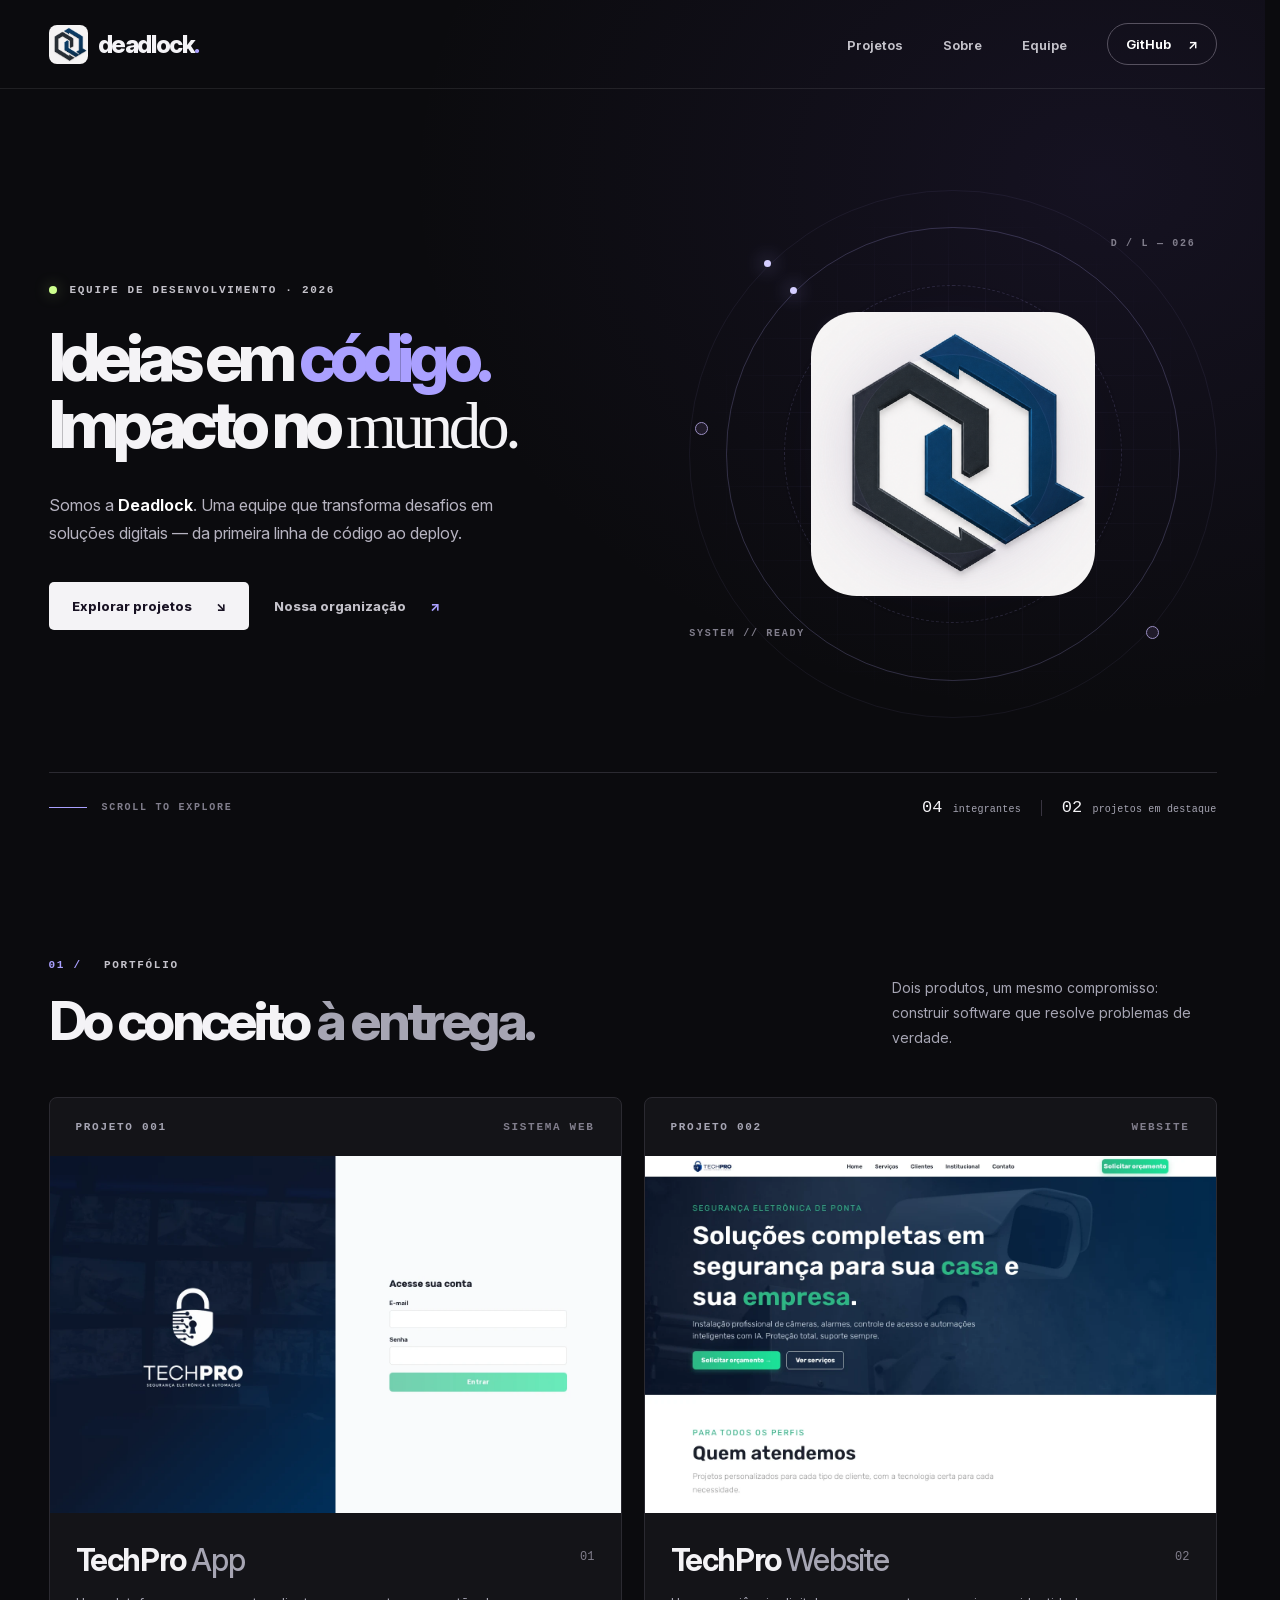
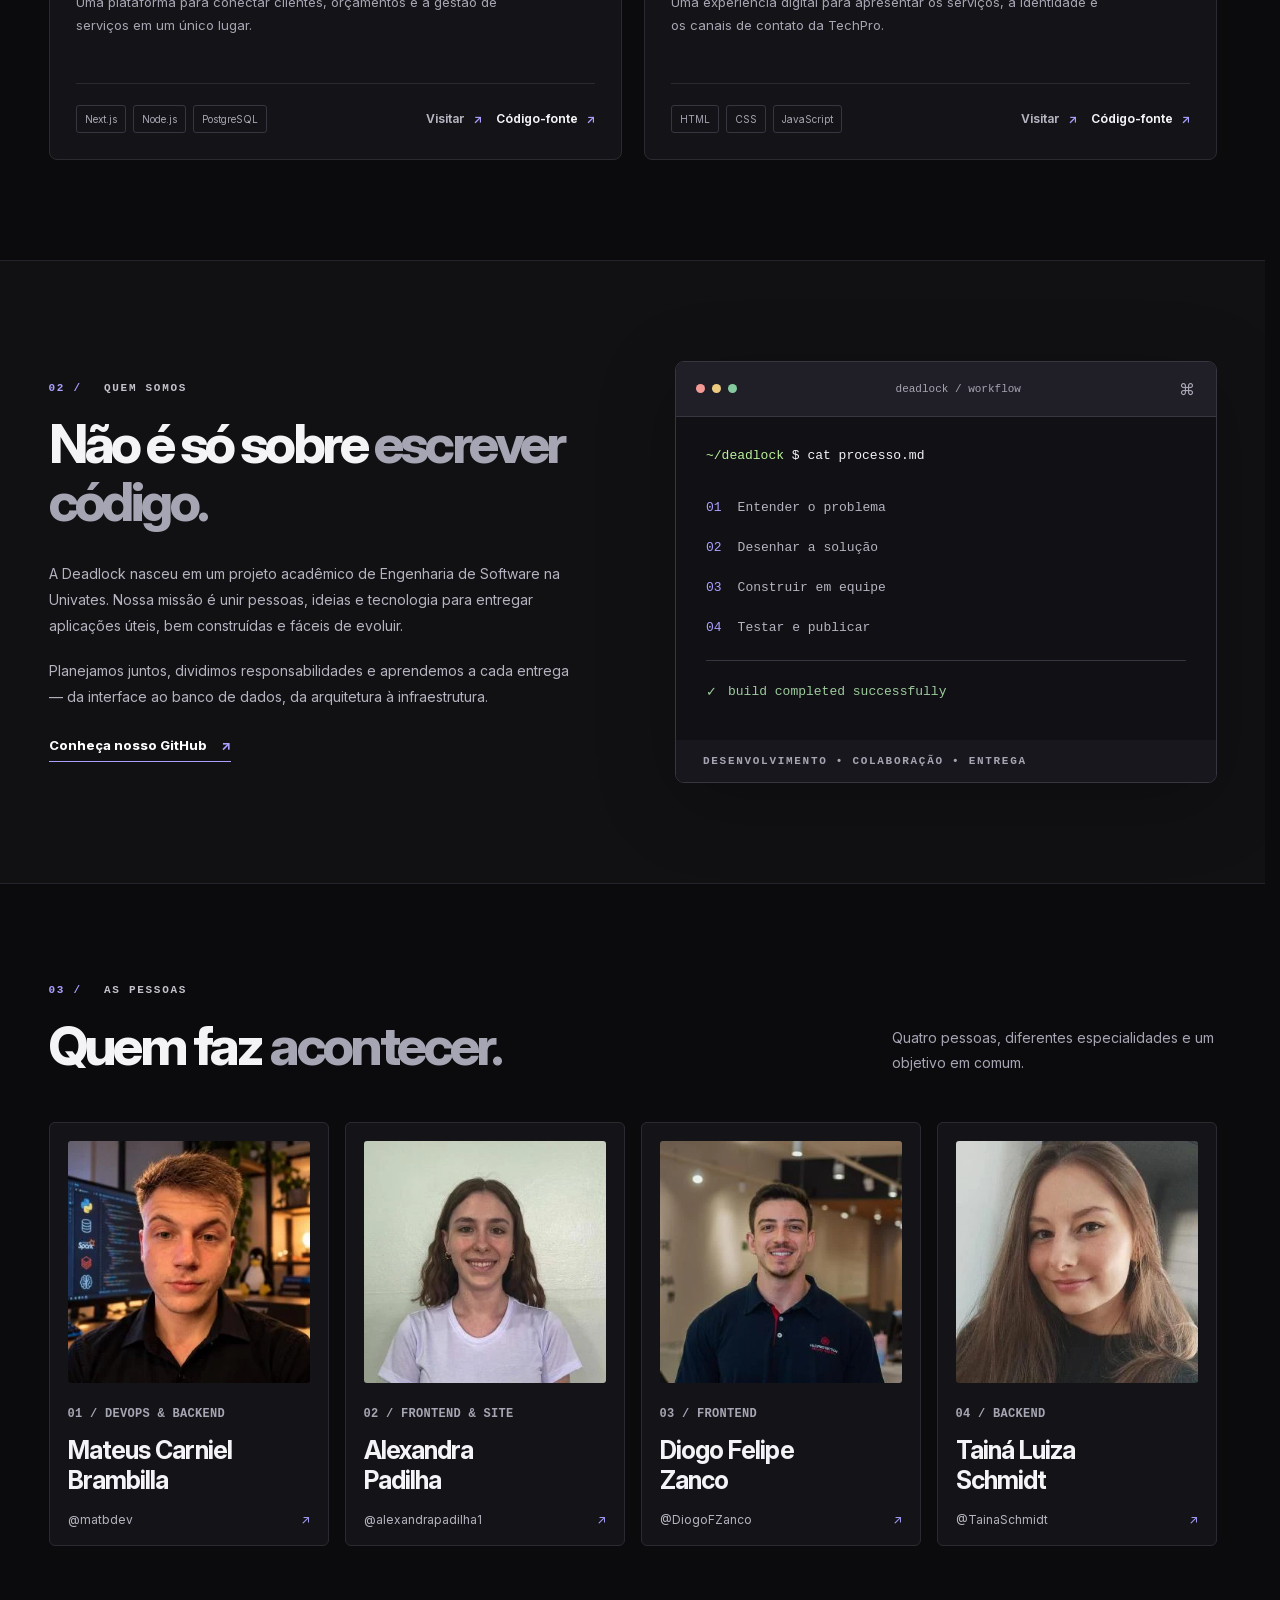
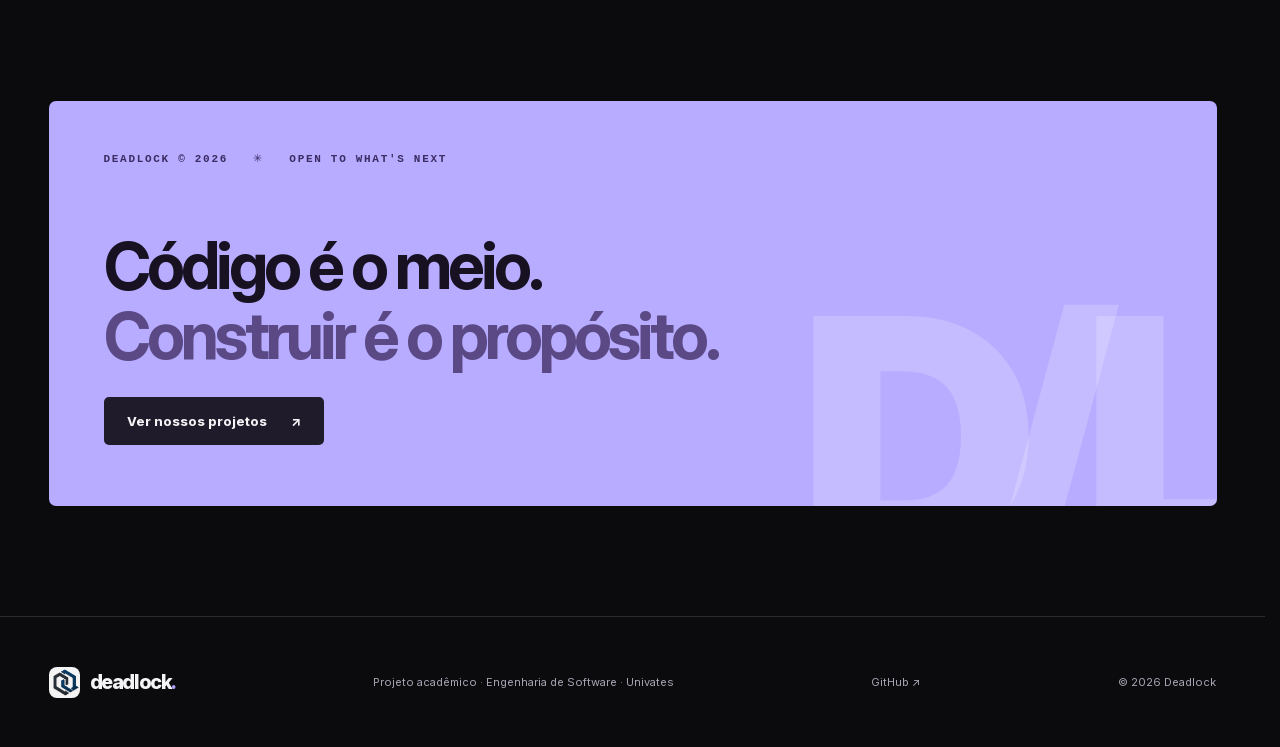
<file: index.html>
<!doctype html>
<html lang="pt-BR">
<head>
  <meta charset="UTF-8">
  <meta name="viewport" content="width=device-width, initial-scale=1">
  <meta name="theme-color" content="#0b0b0e">
  <meta name="description" content="Deadlock — equipe de desenvolvimento de software da Univates. Conheça nossos projetos, integrantes e soluções.">
  <meta property="og:type" content="website">
  <meta property="og:title" content="Deadlock — Build what comes next">
  <meta property="og:description" content="Pessoas, ideias e código. Conheça os projetos desenvolvidos pela equipe Deadlock.">
  <meta property="og:image" content="assets/og-cover.png">
  <meta property="og:image:alt" content="Deadlock — Ideias em código. Impacto no mundo.">
  <title>Deadlock — Build what comes next</title>
  <link rel="icon" href="assets/favicon.png" type="image/png" sizes="48x48">
  <link rel="preload" href="assets/deadlock-logo.png" as="image" type="image/png">
  <link rel="preload" href="assets/fonts/InterVariable.woff2" as="font" type="font/woff2" crossorigin>
  <link rel="stylesheet" href="css/variables.css">
  <link rel="stylesheet" href="css/global.css">
  <link rel="stylesheet" href="css/components/brand.css">
  <link rel="stylesheet" href="css/components/buttons.css">
  <link rel="stylesheet" href="css/components/header.css">
  <link rel="stylesheet" href="css/components/footer.css">
  <link rel="stylesheet" href="css/components/section-heading.css">
  <link rel="stylesheet" href="css/components/project-card.css">
  <link rel="stylesheet" href="css/components/member-card.css">
  <link rel="stylesheet" href="css/components/project-gallery.css">
  <link rel="stylesheet" href="css/pages/home.css">
  <script src="js/main.js" defer></script>
  <script src="js/gallery.js" defer></script>
</head>
<body>
  <a class="skip-link" href="#conteudo">Pular para o conteúdo</a>
  <div class="page-glow" aria-hidden="true"></div>

  <header class="site-header" id="topo">
    <div class="container site-header__inner">
      <a class="brand" href="#topo" aria-label="Deadlock, voltar ao início">
        <img class="brand__logo" src="assets/deadlock-logo.png" alt="" width="39" height="39">
        <span class="brand__name">deadlock<span class="brand__dot">.</span></span>
      </a>

      <button
        class="site-header__toggle"
        type="button"
        aria-controls="main-nav"
        aria-expanded="false"
        aria-label="Abrir menu"
      >
        <span class="site-header__toggle-bar"></span>
        <span class="site-header__toggle-bar"></span>
      </button>

      <nav class="site-header__nav" id="main-nav" aria-label="Navegação principal">
        <ul class="site-header__list">
          <li class="site-header__item">
            <a class="site-header__link" href="#projetos">Projetos</a>
          </li>
          <li class="site-header__item">
            <a class="site-header__link" href="#sobre">Sobre</a>
          </li>
          <li class="site-header__item">
            <a class="site-header__link" href="#equipe">Equipe</a>
          </li>
          <li class="site-header__item">
            <a
              class="site-header__cta"
              href="https://github.com/univates-deadlock"
              target="_blank"
              rel="noopener noreferrer"
            >
              GitHub <span class="site-header__cta-icon" aria-hidden="true">↗</span>
            </a>
          </li>
        </ul>
      </nav>
    </div>
  </header>

  <main id="conteudo">
    <section class="hero container" aria-labelledby="hero-title">
      <div class="hero__copy">
        <p class="hero__eyebrow reveal">
          <span class="hero__pulse" aria-hidden="true"></span>
          EQUIPE DE DESENVOLVIMENTO · 2026
        </p>
        <h1 id="hero-title" class="hero__title reveal">
          Ideias em <span class="hero__title-accent">código.</span><br>
          Impacto no <em class="hero__title-serif">mundo.</em>
        </h1>
        <p class="hero__description reveal">
          Somos a <strong class="hero__highlight">Deadlock</strong>. Uma equipe que transforma desafios em soluções digitais — da primeira linha de código ao deploy.
        </p>
        <div class="hero__actions reveal">
          <a class="button button--primary" href="#projetos">
            Explorar projetos <span class="button__icon" aria-hidden="true">↘</span>
          </a>
          <a
            class="button button--text"
            href="https://github.com/univates-deadlock"
            target="_blank"
            rel="noopener noreferrer"
          >
            Nossa organização <span class="button__icon" aria-hidden="true">↗</span>
          </a>
        </div>
      </div>

      <div class="hero__art reveal" aria-hidden="true">
        <div class="hero__grid"></div>
        <div class="hero__halo"></div>
        <div class="hero__halo hero__halo--inner"></div>
        <div class="hero__halo hero__halo--outer"></div>
        <span class="hero__node hero__node--left"></span>
        <span class="hero__node hero__node--right"></span>
        <div class="hero__core">
          <img class="hero__core-logo" src="assets/deadlock-logo.png" alt="" width="460" height="460">
        </div>
        <span class="hero__coordinate hero__coordinate--top">D / L — 026</span>
        <span class="hero__coordinate hero__coordinate--bottom">SYSTEM // READY</span>
        <div class="hero__accent"></div>
      </div>

      <div class="hero__bottom reveal">
        <div class="hero__scroll">
          <span class="hero__scroll-line" aria-hidden="true"></span>
          SCROLL TO EXPLORE
        </div>
        <div class="hero__meta">
          <span class="hero__stat">04 <small class="hero__stat-label">integrantes</small></span>
          <span class="hero__meta-divider" aria-hidden="true"></span>
          <span class="hero__stat">02 <small class="hero__stat-label">projetos em destaque</small></span>
        </div>
      </div>
    </section>

    <section class="projects section container" id="projetos" aria-labelledby="projects-title">
      <div class="section-heading reveal">
        <div class="section-heading__intro">
          <p class="section-kicker">
            <span class="section-kicker__index">01 /</span> PORTFÓLIO
          </p>
          <h2 id="projects-title" class="section-heading__title">
            Do conceito <span class="section-heading__accent">à entrega.</span>
          </h2>
        </div>
        <p class="section-heading__description">
          Dois produtos, um mesmo compromisso: construir software que resolve problemas de verdade.
        </p>
      </div>

      <div class="projects__grid">
        <article class="project-card reveal">
          <div class="project-card__header">
            <span>PROJETO 001</span>
            <span class="project-card__category">SISTEMA WEB</span>
          </div>
          <a
            class="project-card__preview"
            href="assets/projects/techpro-app.webp"
            target="_blank"
            rel="noopener noreferrer"
            aria-label="Ampliar captura da tela de login do TechPro App"
          >
            <img
              class="project-card__image"
              src="assets/projects/techpro-app.webp"
              alt="Tela real de login do TechPro App, com identidade visual da TechPro e formulário de acesso por e-mail e senha."
              width="1440"
              height="900"
              loading="lazy"
              decoding="async"
            >
            <span class="project-card__prompt" aria-hidden="true">
              <svg class="project-card__prompt-icon" viewBox="0 0 24 24" fill="none" stroke="currentColor" stroke-width="1.6">
                <path d="M8 3H3v5m13-5h5v5M3 16v5h5m13-5v5h-5"/>
              </svg>
              Ampliar prévia
            </span>
          </a>
          <div class="project-card__body">
            <div class="project-card__heading">
              <div>
                <h3 class="project-card__title">
                  TechPro <span class="project-card__title-accent">App</span>
                </h3>
                <p class="project-card__description">
                  Uma plataforma para conectar clientes, orçamentos e a gestão de serviços em um único lugar.
                </p>
              </div>
              <span class="project-card__number">01</span>
            </div>
            <div class="project-card__footer">
              <ul class="project-card__tags" aria-label="Tecnologias utilizadas">
                <li class="project-card__tag">Next.js</li>
                <li class="project-card__tag">Node.js</li>
                <li class="project-card__tag">PostgreSQL</li>
              </ul>
              <div class="project-card__links">
                <a
                  class="project-card__link project-card__link--secondary"
                  href="https://app.matbdev.com"
                  target="_blank"
                  rel="noopener noreferrer"
                  aria-label="Abrir TechPro App"
                >
                  Visitar <span class="project-card__link-icon" aria-hidden="true">↗</span>
                </a>
                <a
                  class="project-card__link"
                  href="https://github.com/univates-deadlock/techpro-app"
                  target="_blank"
                  rel="noopener noreferrer"
                  aria-label="Ver repositório TechPro App no GitHub"
                >
                  Código-fonte <span class="project-card__link-icon" aria-hidden="true">↗</span>
                </a>
              </div>
            </div>
          </div>
        </article>

        <article class="project-card reveal">
          <div class="project-card__header">
            <span>PROJETO 002</span>
            <span class="project-card__category">WEBSITE</span>
          </div>
          <a
            class="project-card__preview"
            href="assets/projects/techpro-website.webp"
            target="_blank"
            rel="noopener noreferrer"
            aria-label="Ampliar captura do site institucional TechPro"
          >
            <img
              class="project-card__image"
              src="assets/projects/techpro-website.webp"
              alt="Página inicial real do site TechPro, com serviços de segurança eletrônica e botão para solicitar orçamento."
              width="1440"
              height="900"
              loading="lazy"
              decoding="async"
            >
            <span class="project-card__prompt" aria-hidden="true">
              <svg class="project-card__prompt-icon" viewBox="0 0 24 24" fill="none" stroke="currentColor" stroke-width="1.6">
                <path d="M8 3H3v5m13-5h5v5M3 16v5h5m13-5v5h-5"/>
              </svg>
              Ampliar prévia
            </span>
          </a>
          <div class="project-card__body">
            <div class="project-card__heading">
              <div>
                <h3 class="project-card__title">
                  TechPro <span class="project-card__title-accent">Website</span>
                </h3>
                <p class="project-card__description">
                  Uma experiência digital para apresentar os serviços, a identidade e os canais de contato da TechPro.
                </p>
              </div>
              <span class="project-card__number">02</span>
            </div>
            <div class="project-card__footer">
              <ul class="project-card__tags" aria-label="Tecnologias utilizadas">
                <li class="project-card__tag">HTML</li>
                <li class="project-card__tag">CSS</li>
                <li class="project-card__tag">JavaScript</li>
              </ul>
              <div class="project-card__links">
                <a
                  class="project-card__link project-card__link--secondary"
                  href="https://techpro.matbdev.com"
                  target="_blank"
                  rel="noopener noreferrer"
                  aria-label="Abrir site TechPro"
                >
                  Visitar <span class="project-card__link-icon" aria-hidden="true">↗</span>
                </a>
                <a
                  class="project-card__link"
                  href="https://github.com/univates-deadlock/techpro-institutional-page"
                  target="_blank"
                  rel="noopener noreferrer"
                  aria-label="Ver repositório TechPro Website no GitHub"
                >
                  Código-fonte <span class="project-card__link-icon" aria-hidden="true">↗</span>
                </a>
              </div>
            </div>
          </div>
        </article>
      </div>
    </section>

    <section class="about section" id="sobre" aria-labelledby="about-title">
      <div class="container about__grid">
        <div class="about__copy reveal">
          <p class="section-kicker">
            <span class="section-kicker__index">02 /</span> QUEM SOMOS
          </p>
          <h2 id="about-title" class="about__title">
            Não é só sobre <span class="about__title-accent">escrever código.</span>
          </h2>
          <p class="about__text">
            A Deadlock nasceu em um projeto acadêmico de Engenharia de Software na Univates. Nossa missão é unir pessoas, ideias e tecnologia para entregar aplicações úteis, bem construídas e fáceis de evoluir.
          </p>
          <p class="about__text">
            Planejamos juntos, dividimos responsabilidades e aprendemos a cada entrega — da interface ao banco de dados, da arquitetura à infraestrutura.
          </p>
          <a
            class="text-link about__link"
            href="https://github.com/univates-deadlock"
            target="_blank"
            rel="noopener noreferrer"
          >
            Conheça nosso GitHub<span class="text-link__icon" aria-hidden="true">↗</span>
          </a>
        </div>

        <aside class="terminal reveal" aria-label="Nossas etapas de trabalho">
          <div class="terminal__header">
            <span class="terminal__dots" aria-hidden="true">
              <span class="terminal__dot terminal__dot--red"></span>
              <span class="terminal__dot terminal__dot--amber"></span>
              <span class="terminal__dot terminal__dot--green"></span>
            </span>
            <small class="terminal__title">deadlock / workflow</small>
            <span class="terminal__shortcut" aria-hidden="true">⌘</span>
          </div>
          <div class="terminal__body">
            <p class="terminal__prompt">
              <span class="terminal__cwd">~/deadlock</span> $ cat processo.md
            </p>
            <ol class="terminal__steps">
              <li class="terminal__step">
                <span class="terminal__step-index">01</span>
                <span>Entender o problema</span>
              </li>
              <li class="terminal__step">
                <span class="terminal__step-index">02</span>
                <span>Desenhar a solução</span>
              </li>
              <li class="terminal__step">
                <span class="terminal__step-index">03</span>
                <span>Construir em equipe</span>
              </li>
              <li class="terminal__step">
                <span class="terminal__step-index">04</span>
                <span>Testar e publicar</span>
              </li>
            </ol>
            <div class="terminal__result">
              <span class="terminal__check" aria-hidden="true">✓</span>
              <span>build completed successfully</span>
            </div>
          </div>
          <div class="terminal__footer">DESENVOLVIMENTO • COLABORAÇÃO • ENTREGA</div>
        </aside>
      </div>
    </section>

    <section class="team section container" id="equipe" aria-labelledby="team-title">
      <div class="section-heading reveal">
        <div class="section-heading__intro">
          <p class="section-kicker">
            <span class="section-kicker__index">03 /</span> AS PESSOAS
          </p>
          <h2 id="team-title" class="section-heading__title">
            Quem faz <span class="section-heading__accent">acontecer.</span>
          </h2>
        </div>
        <p class="section-heading__description">
          Quatro pessoas, diferentes especialidades e um objetivo em comum.
        </p>
      </div>

      <div class="team__grid">
        <a
          class="member-card reveal"
          href="https://github.com/matbdev"
          target="_blank"
          rel="noopener noreferrer"
        >
          <div class="member-card__avatar">
            <img
              class="member-card__photo"
              src="assets/team/matbdev.webp"
              alt=""
              width="320"
              height="320"
              loading="lazy"
              decoding="async"
            >
          </div>
          <span class="member-card__role">01 / DEVOPS &amp; BACKEND</span>
          <h3 class="member-card__name">Mateus Carniel<br>Brambilla</h3>
          <span class="member-card__handle">
            @matbdev <span class="member-card__handle-icon" aria-hidden="true">↗</span>
          </span>
        </a>

        <a
          class="member-card reveal"
          href="https://github.com/alexandrapadilha1"
          target="_blank"
          rel="noopener noreferrer"
        >
          <div class="member-card__avatar">
            <img
              class="member-card__photo"
              src="assets/team/alexandrapadilha1.webp"
              alt=""
              width="320"
              height="320"
              loading="lazy"
              decoding="async"
            >
          </div>
          <span class="member-card__role">02 / FRONTEND &amp; SITE</span>
          <h3 class="member-card__name">Alexandra<br>Padilha</h3>
          <span class="member-card__handle">
            @alexandrapadilha1 <span class="member-card__handle-icon" aria-hidden="true">↗</span>
          </span>
        </a>

        <a
          class="member-card reveal"
          href="https://github.com/DiogoFZanco"
          target="_blank"
          rel="noopener noreferrer"
        >
          <div class="member-card__avatar">
            <img
              class="member-card__photo"
              src="assets/team/DiogoFZanco.webp"
              alt=""
              width="320"
              height="320"
              loading="lazy"
              decoding="async"
            >
          </div>
          <span class="member-card__role">03 / FRONTEND</span>
          <h3 class="member-card__name">Diogo Felipe<br>Zanco</h3>
          <span class="member-card__handle">
            @DiogoFZanco <span class="member-card__handle-icon" aria-hidden="true">↗</span>
          </span>
        </a>

        <a
          class="member-card reveal"
          href="https://github.com/TainaSchmidt"
          target="_blank"
          rel="noopener noreferrer"
        >
          <div class="member-card__avatar">
            <img
              class="member-card__photo"
              src="assets/team/TainaSchmidt.webp"
              alt=""
              width="320"
              height="320"
              loading="lazy"
              decoding="async"
            >
          </div>
          <span class="member-card__role">04 / BACKEND</span>
          <h3 class="member-card__name">Tainá Luiza<br>Schmidt</h3>
          <span class="member-card__handle">
            @TainaSchmidt <span class="member-card__handle-icon" aria-hidden="true">↗</span>
          </span>
        </a>
      </div>
    </section>

    <section class="closing container reveal" aria-labelledby="closing-title">
      <div class="closing__card">
        <span class="closing__meta">
          DEADLOCK © <span data-year>2026</span>
          <span class="closing__asterisk" aria-hidden="true">✳</span>
          OPEN TO WHAT'S NEXT
        </span>
        <h2 id="closing-title" class="closing__title">
          Código é o meio.<br>
          <em class="closing__title-accent">Construir é o propósito.</em>
        </h2>
        <a
          class="button button--light closing__action"
          href="https://github.com/univates-deadlock"
          target="_blank"
          rel="noopener noreferrer"
        >
          Ver nossos projetos <span class="button__icon" aria-hidden="true">↗</span>
        </a>
        <span class="closing__watermark" aria-hidden="true">D/L</span>
      </div>
    </section>
  </main>

  <footer class="site-footer">
    <div class="container site-footer__inner">
      <a class="brand brand--compact" href="#topo">
        <img class="brand__logo" src="assets/deadlock-logo.png" alt="" width="31" height="31">
        <span class="brand__name">deadlock<span class="brand__dot">.</span></span>
      </a>
      <p class="site-footer__description">Projeto acadêmico · Engenharia de Software · Univates</p>
      <a
        class="site-footer__link"
        href="https://github.com/univates-deadlock"
        target="_blank"
        rel="noopener noreferrer"
      >
        GitHub <span aria-hidden="true">↗</span>
      </a>
      <small class="site-footer__copyright">© <span data-year>2026</span> Deadlock</small>
    </div>
  </footer>

  <dialog class="project-gallery" id="project-gallery" aria-labelledby="gallery-title">
    <header class="project-gallery__header">
      <h2 id="gallery-title" class="project-gallery__title">TechPro App</h2>
      <button
        class="project-gallery__control project-gallery__control--close"
        type="button"
        aria-label="Fechar prévia"
        autofocus
      >
        <svg class="project-gallery__control-icon" viewBox="0 0 24 24" fill="none" stroke="currentColor" stroke-width="1.6" aria-hidden="true">
          <path d="m6 6 12 12M18 6 6 18"/>
        </svg>
      </button>
    </header>
    <img
      class="project-gallery__image"
      src="assets/projects/techpro-app.webp"
      alt="Tela de login do TechPro App"
      width="1440"
      height="900"
      loading="lazy"
      decoding="async"
    >
    <footer class="project-gallery__footer">
      <button
        class="project-gallery__control project-gallery__control--prev"
        type="button"
        aria-label="Ver projeto anterior"
      >
        <svg class="project-gallery__control-icon" viewBox="0 0 24 24" fill="none" stroke="currentColor" stroke-width="1.6" aria-hidden="true">
          <path d="m14 6-6 6 6 6"/>
        </svg>
        <span>Anterior</span>
      </button>
      <span id="gallery-count" class="project-gallery__count" aria-live="polite" aria-atomic="true">1 de 2</span>
      <button
        class="project-gallery__control project-gallery__control--next"
        type="button"
        aria-label="Ver próximo projeto"
      >
        <span>Próximo</span>
        <svg class="project-gallery__control-icon" viewBox="0 0 24 24" fill="none" stroke="currentColor" stroke-width="1.6" aria-hidden="true">
          <path d="m10 6 6 6-6 6"/>
        </svg>
      </button>
    </footer>
  </dialog>
</body>
</html>
</file>
<file: css/variables.css>
:root {
  color-scheme: dark;
  scrollbar-gutter: stable;

  /* ==========================================================================
     Color Palette & Semantic Surfaces
     ========================================================================== */
  --color-bg: #0b0b0e;
  --color-bg-elevated: #111114;
  --color-bg-terminal: #101015;
  --color-surface: #141418;
  --color-surface-raised: #19171e;
  --color-surface-control: #201e26;
  --color-surface-hover: #1a1723;
  --color-surface-drawer: #17161b;
  --color-surface-preview: #0e1930;
  --color-surface-dark-cta: #201b2a;

  /* ==========================================================================
     Text Colors
     ========================================================================== */
  --color-text: #f4f3f6;
  --color-text-strong: #ffffff;
  --color-text-secondary: #c4c2ca;
  --color-text-body: #b6b3c0;
  --color-text-muted: #a6a5b3;
  --color-text-subtle: #817e8c;
  --color-text-inverse: #171122;
  --color-text-closing-muted: #5b4985;
  --color-text-closing-meta: #3b2c64;

  /* ==========================================================================
     Borders & Accents
     ========================================================================== */
  --color-border: #2b2a31;
  --color-border-subtle: #24232a;
  --color-border-strong: #383440;
  --color-border-control: #56515f;
  --color-border-hover: #9a8ec2;
  --color-border-header: rgba(255, 255, 255, 0.085);

  --color-accent: #aaa0ff;
  --color-accent-soft: #b7acff;
  --color-accent-strong: #6650df;
  --color-accent-hover: #d4ceff;
  --color-highlight: #cdff8e;

  --color-terminal-success: #9ecb9d;
  --color-terminal-prompt: #bbf19b;
  --color-dot-red: #f39a95;
  --color-dot-amber: #ecca7f;
  --color-dot-green: #85c99f;
  --color-backdrop: rgb(4 4 8 / 88%);

  /* ==========================================================================
     Typography
     ========================================================================== */
  --font-family-sans: "Inter", "Segoe UI", Arial, sans-serif;
  --font-family-serif: Georgia, serif;
  --font-family-mono:
    ui-monospace, SFMono-Regular, Consolas, "Liberation Mono", monospace;

  --font-size-2xs: 0.625rem; /* 10px */
  --font-size-xs: 0.6875rem; /* 11px */
  --font-size-sm: 0.75rem; /* 12px */
  --font-size-base: 0.8125rem; /* 13px */
  --font-size-md: 0.875rem; /* 14px */
  --font-size-lg: 1rem; /* 16px */
  --font-size-xl: 1.375rem; /* 22px */
  --font-size-2xl: 1.5625rem; /* 25px */
  --font-size-3xl: 1.9375rem; /* 31px */

  --font-weight-regular: 400;
  --font-weight-medium: 500;
  --font-weight-semibold: 650;
  --font-weight-bold: 750;
  --font-weight-extrabold: 800;
  --font-weight-black: 900;

  --line-height-none: 1;
  --line-height-tight: 1.08;
  --line-height-snug: 1.2;
  --line-height-normal: 1.5;
  --line-height-relaxed: 1.75;

  --letter-spacing-mono: 1.7px;

  /* ==========================================================================
     Layout & Spacing
     ========================================================================== */
  --container-max-width: 1232px;
  --container-padding: 32px;
  --container-padding-mobile: 20px;
  --header-height: 88px;
  --header-height-mobile: 74px;
  --section-padding-y: 100px;
  --section-padding-y-mobile: 75px;

  --spacing-2xs: 0.25rem;
  --spacing-xs: 0.5rem;
  --spacing-sm: 0.75rem;
  --spacing-md: 1rem;
  --spacing-lg: 1.5rem;
  --spacing-xl: 2rem;
  --spacing-2xl: 3rem;

  /* ==========================================================================
     Border Radius, Shadows, Motion & Z-Index
     ========================================================================== */
  --radius-xs: 3px;
  --radius-sm: 5px;
  --radius-md: 8px;
  --radius-lg: 12px;
  --radius-full: 9999px;

  --shadow-terminal: 0 18px 80px rgba(0, 0, 0, 0.24);
  --shadow-pulse: 0 0 15px rgba(205, 255, 142, 0.4);

  --ease-out: cubic-bezier(0.16, 1, 0.3, 1);
  --transition-fast: 0.2s ease;
  --transition-normal: 0.25s var(--ease-out);
  --transition-slow: 0.5s var(--ease-out);

  --z-base: 1;
  --z-elevated: 2;
  --z-header: 20;
  --z-skip-link: 99;
}
</file>
<file: css/global.css>
/* ==========================================================================
   Local Variable Font
   ========================================================================== */
@font-face {
  font-family: "Inter";
  src: url("../assets/fonts/InterVariable.woff2") format("woff2");
  font-style: normal;
  font-weight: 100 900;
  font-display: swap;
}

/* ==========================================================================
   Reset & Document Defaults
   ========================================================================== */
*,
*::before,
*::after {
  box-sizing: border-box;
}

html {
  font-family: var(--font-family-sans);
  font-synthesis: none;
  scroll-behavior: smooth;
  scroll-padding-top: 95px;
}

html.is-scroll-locked {
  overflow: hidden;
}

body {
  margin: 0;
  min-width: 320px;
  background-color: var(--color-bg);
  color: var(--color-text);
  -webkit-font-smoothing: antialiased;
  -moz-osx-font-smoothing: grayscale;
}

body::selection {
  background-color: var(--color-accent-strong);
  color: var(--color-text-strong);
}

a {
  color: inherit;
  text-decoration: none;
}

button {
  font: inherit;
}

img {
  display: block;
  max-width: 100%;
}

h1,
h2,
h3,
p {
  margin: 0;
}

button,
a {
  -webkit-tap-highlight-color: transparent;
}

a:focus-visible,
button:focus-visible {
  outline: 2px solid var(--color-highlight);
  outline-offset: 5px;
}

/* ==========================================================================
   Global Layout & Accessibility Utilities
   ========================================================================== */
.container {
  max-width: var(--container-max-width);
  margin-inline: auto;
  padding-inline: var(--container-padding);
}

.skip-link {
  position: fixed;
  top: -100px;
  left: var(--spacing-md);
  z-index: var(--z-skip-link);
  padding: var(--spacing-sm) var(--spacing-md);
  border-radius: var(--radius-sm);
  background-color: var(--color-text-strong);
  color: var(--color-text-inverse);
  font-size: var(--font-size-base);
  font-weight: var(--font-weight-semibold);
}

.skip-link:is(:focus, :focus-visible) {
  top: var(--spacing-md);
}

/* ==========================================================================
   Progressive Scroll Reveal
   ========================================================================== */
.reveal {
  opacity: 1;
  transform: none;
}

.is-motion-ready .reveal {
  opacity: 0;
  transform: translateY(20px);
  transition:
    opacity 0.65s ease,
    transform 0.65s ease;
}

.is-motion-ready .reveal.is-visible {
  opacity: 1;
  transform: translateY(0);
}

/* ==========================================================================
   Responsive & Reduced Motion
   ========================================================================== */
@media (max-width: 760px) {
  .container {
    padding-inline: var(--container-padding-mobile);
  }
}

@media (prefers-reduced-motion: reduce) {
  html {
    scroll-behavior: auto;
  }

  *,
  *::before,
  *::after {
    animation-duration: 0.01ms !important;
    animation-iteration-count: 1 !important;
    transition-duration: 0.01ms !important;
  }

  .is-motion-ready .reveal {
    opacity: 1;
    transform: none;
  }
}
</file>
<file: css/components/brand.css>
/* ==========================================================================
   Brand Component
   ========================================================================== */
.brand {
  display: inline-flex;
  align-items: center;
  gap: 10px;
  white-space: nowrap;
}

.brand__logo {
  border-radius: var(--radius-md);
  transition: rotate 0.3s var(--ease-out);
}

.brand__name {
  font-size: 24px;
  font-weight: var(--font-weight-extrabold);
  letter-spacing: -1.4px;
}

.brand--compact .brand__name {
  font-size: 20px;
}

.brand__dot {
  color: var(--color-accent);
}

@media (hover: hover) and (pointer: fine) and (prefers-reduced-motion: no-preference) {
  .brand:is(:hover, :focus-visible) .brand__logo {
    rotate: -7deg;
  }
}

@media (max-width: 760px) {
  .brand:not(.brand--compact) .brand__name {
    font-size: 22px;
  }
}
</file>
<file: css/components/buttons.css>
/* ==========================================================================
   Button & Text Link Components
   ========================================================================== */
.button {
  display: inline-flex;
  align-items: center;
  justify-content: space-between;
  gap: var(--spacing-lg);
  padding: 16px 23px;
  border-radius: var(--radius-sm);
  font-size: var(--font-size-base);
  font-weight: var(--font-weight-bold);
  white-space: nowrap;
  transition:
    background-color 0.2s,
    color 0.2s,
    translate var(--transition-normal);
}

.button__icon {
  display: inline-block;
  transition:
    translate var(--transition-normal),
    color 0.2s;
}

.button--primary {
  background-color: var(--color-text);
  color: var(--color-text-inverse);
}

.button--primary:is(:hover, :focus-visible) {
  background-color: var(--color-accent);
  color: var(--color-text-inverse);
}

.button--light {
  background-color: var(--color-surface-dark-cta);
  color: var(--color-text);
}

.button--light:is(:hover, :focus-visible) {
  background-color: var(--color-text);
  color: var(--color-text-inverse);
}

.button--accent {
  background-color: var(--color-accent-soft);
  color: var(--color-text-inverse);
}

.button--accent:is(:hover, :focus-visible) {
  background-color: var(--color-accent-hover);
  color: var(--color-text-inverse);
}

.button--text {
  position: relative;
  padding: 12px 0;
  color: var(--color-text-secondary);
}

.button--text:is(:hover, :focus-visible) {
  color: var(--color-text-strong);
}

.button--text .button__icon {
  color: var(--color-accent);
}

.button--text::after {
  content: "";
  position: absolute;
  left: 0;
  right: 0;
  bottom: -8px;
  height: 2px;
  background-color: var(--color-accent);
  scale: 0 1;
  transform-origin: left;
  transition: scale var(--transition-normal);
}

.button--text:is(:hover, :focus-visible)::after {
  scale: 1 1;
}

.text-link {
  position: relative;
  display: inline-block;
  padding-bottom: var(--spacing-xs);
  border-bottom: 1px solid var(--color-accent);
  color: var(--color-text-strong);
  font-size: var(--font-size-base);
  font-weight: var(--font-weight-bold);
  transition:
    color 0.2s,
    border-color 0.2s;
}

.text-link:is(:hover, :focus-visible) {
  color: var(--color-accent);
  border-color: currentColor;
}

.text-link__icon {
  display: inline-block;
  padding-left: 14px;
  color: var(--color-accent);
  transition:
    translate var(--transition-normal),
    color 0.2s;
}

@media (hover: hover) and (pointer: fine) and (prefers-reduced-motion: no-preference) {
  .button:is(:hover, :focus-visible) {
    translate: 0 -3px;
  }

  .button:is(:hover, :focus-visible) .button__icon,
  .text-link:is(:hover, :focus-visible) .text-link__icon {
    translate: 3px -3px;
  }

  .button:active {
    translate: 0 1px;
  }
}

@media (max-width: 460px) {
  .button {
    padding: 14px 16px;
    font-size: var(--font-size-sm);
  }

  .button--text {
    padding-inline: 0;
  }
}

@media (prefers-reduced-motion: reduce) {
  .button:hover {
    transform: none;
    translate: none;
  }
}
</file>
<file: css/components/header.css>
/* ==========================================================================
   Site Header Component
   ========================================================================== */
.site-header {
  position: relative;
  z-index: var(--z-header);
  border-bottom: 1px solid var(--color-border-header);
}

.site-header__inner {
  height: var(--header-height);
  display: flex;
  align-items: center;
  justify-content: space-between;
}

.site-header__toggle {
  display: none;
}

.site-header__nav {
  display: flex;
  align-items: center;
}

.site-header__list {
  display: flex;
  align-items: center;
  gap: 40px;
  margin: 0;
  padding: 0;
  list-style: none;
}

.site-header__link {
  position: relative;
  font-size: var(--font-size-base);
  font-weight: var(--font-weight-semibold);
  color: var(--color-text-secondary);
  transition: color 0.2s;
}

.site-header__link:is(:hover, :focus-visible) {
  color: var(--color-text-strong);
}

.site-header__link::after {
  content: "";
  position: absolute;
  left: 0;
  right: 0;
  bottom: -8px;
  height: 2px;
  background-color: var(--color-accent);
  scale: 0 1;
  transform-origin: left;
  transition: scale var(--transition-normal);
}

.site-header__link:is(:hover, :focus-visible)::after {
  scale: 1 1;
}

.site-header__cta {
  display: inline-block;
  padding: 12px 18px;
  border: 1px solid var(--color-border-control);
  border-radius: var(--radius-full);
  color: var(--color-text-strong);
  font-size: var(--font-size-base);
  font-weight: var(--font-weight-semibold);
  transition:
    background-color 0.2s,
    border-color 0.2s,
    color 0.2s;
}

.site-header__cta:is(:hover, :focus-visible) {
  background-color: var(--color-accent);
  border-color: var(--color-accent);
  color: var(--color-text-inverse);
}

.site-header__cta-icon {
  margin-left: 14px;
}

@media (max-width: 760px) {
  .site-header__inner {
    height: var(--header-height-mobile);
  }

  .site-header__toggle {
    display: flex;
    flex-direction: column;
    align-items: center;
    justify-content: center;
    gap: 6px;
    width: 43px;
    height: 43px;
    padding: 0;
    background-color: var(--color-surface-control);
    border: 1px solid var(--color-border-strong);
    border-radius: var(--radius-sm);
    cursor: pointer;
  }

  .site-header__toggle-bar {
    width: 19px;
    height: 2px;
    background-color: var(--color-text-strong);
    transition: transform 0.2s;
  }

  .site-header__toggle[aria-expanded="true"] .site-header__toggle-bar:first-child {
    transform: translateY(4px) rotate(45deg);
  }

  .site-header__toggle[aria-expanded="true"] .site-header__toggle-bar:last-child {
    transform: translateY(-4px) rotate(-45deg);
  }

  .site-header__nav {
    display: none;
    position: absolute;
    left: 0;
    right: 0;
    top: calc(var(--header-height-mobile) - 1px);
    padding: 10px var(--container-padding-mobile) 20px;
    background-color: var(--color-surface-drawer);
    border-bottom: 1px solid var(--color-border-strong);
  }

  .site-header__nav.is-open {
    display: flex;
  }

  .site-header__list {
    flex-direction: column;
    align-items: stretch;
    gap: 0;
    width: 100%;
  }

  .site-header__link {
    display: block;
    padding: 17px 8px;
  }

  .site-header__cta {
    display: block;
    margin-top: var(--spacing-xs);
    padding: 14px;
    text-align: center;
  }
}
</file>
<file: css/components/footer.css>
/* ==========================================================================
   Site Footer Component
   ========================================================================== */
.site-footer {
  border-top: 1px solid var(--color-border);
}

.site-footer__inner {
  min-height: 130px;
  display: flex;
  align-items: center;
  justify-content: space-between;
  gap: 25px;
}

.site-footer__description,
.site-footer__link,
.site-footer__copyright {
  color: var(--color-text-muted);
  font-size: var(--font-size-xs);
}

.site-footer__link {
  transition: color 0.2s;
}

.site-footer__link:is(:hover, :focus-visible) {
  color: var(--color-text-strong);
}

@media (max-width: 760px) {
  .site-footer__inner {
    padding-block: 35px;
    flex-wrap: wrap;
    justify-content: space-between;
  }

  .site-footer__description {
    order: 4;
    flex-basis: 100%;
  }
}
</file>
<file: css/components/section-heading.css>
/* ==========================================================================
   Section Layout & Heading Components
   ========================================================================== */
.section {
  padding-block: var(--section-padding-y);
}

.section-kicker {
  margin-bottom: 21px;
  font-family: var(--font-family-mono);
  font-size: var(--font-size-xs);
  font-weight: var(--font-weight-semibold);
  letter-spacing: var(--letter-spacing-mono);
  color: var(--color-text-secondary);
}

.section-kicker__index {
  margin-right: 14px;
  color: var(--color-accent);
}

.section-heading {
  display: flex;
  align-items: end;
  justify-content: space-between;
  gap: 30px;
  margin-bottom: 47px;
}

.section-heading__title {
  font-size: clamp(36px, 4.2vw, 62px);
  font-weight: 760;
  line-height: var(--line-height-tight);
  letter-spacing: -3.6px;
}

.section-heading__accent {
  color: var(--color-text-muted);
}

.section-heading__description {
  max-width: 325px;
  font-size: var(--font-size-md);
  line-height: 1.8;
  color: var(--color-text-muted);
}

@media (max-width: 1060px) {
  .section-heading__title {
    letter-spacing: -2.6px;
  }
}

@media (max-width: 760px) {
  .section {
    padding-block: var(--section-padding-y-mobile);
  }

  .section-heading {
    flex-direction: column;
    align-items: start;
    gap: var(--spacing-md);
    margin-bottom: var(--spacing-xl);
  }

  .section-heading__title {
    font-size: clamp(37px, 7vw, 51px);
  }
}
</file>
<file: css/components/project-card.css>
/* ==========================================================================
   Project Card Component
   ========================================================================== */
.project-card,
.is-motion-ready .project-card {
  overflow: hidden;
  background-color: var(--color-surface);
  border: 1px solid var(--color-border);
  border-radius: var(--radius-md);
  transition:
    opacity var(--transition-slow),
    transform var(--transition-slow),
    border-color 0.25s,
    background-color 0.25s,
    translate 0.3s var(--ease-out);
}

.project-card:is(:hover, :focus-within) {
  border-color: var(--color-border-hover);
  background-color: var(--color-surface-hover);
}

.project-card__header {
  height: 58px;
  display: flex;
  align-items: center;
  justify-content: space-between;
  padding: 0 26px;
  font-family: var(--font-family-mono);
  font-size: var(--font-size-xs);
  font-weight: var(--font-weight-semibold);
  letter-spacing: var(--letter-spacing-mono);
  color: var(--color-text-muted);
}

.project-card__category {
  color: var(--color-text-subtle);
}

.project-card__preview {
  position: relative;
  display: block;
  aspect-ratio: 8 / 5;
  overflow: hidden;
  background-color: var(--color-surface-preview);
  cursor: zoom-in;
}

.project-card__preview:focus-visible {
  outline-offset: -4px;
}

.project-card__image {
  width: 100%;
  height: 100%;
  object-fit: contain;
  transition: scale var(--transition-slow);
}

.project-card__prompt {
  position: absolute;
  right: var(--spacing-md);
  bottom: var(--spacing-md);
  display: inline-flex;
  align-items: center;
  gap: var(--spacing-xs);
  padding: 10px 13px;
  background-color: var(--color-surface-raised);
  border: 1px solid var(--color-border-control);
  border-radius: 6px;
  color: var(--color-text);
  font-size: var(--font-size-sm);
  font-weight: var(--font-weight-semibold);
  opacity: 0;
  pointer-events: none;
  transition: opacity 0.2s;
}

.project-card__prompt-icon {
  width: 17px;
  height: 17px;
}

.project-card__preview:is(:hover, :focus-visible) .project-card__prompt {
  opacity: 1;
}

.project-card__body {
  padding: 28px 26px 26px;
}

.project-card__heading {
  display: flex;
  justify-content: space-between;
  gap: 15px;
}

.project-card__title {
  font-size: var(--font-size-3xl);
  letter-spacing: -1.4px;
}

.project-card__title-accent {
  color: var(--color-text-muted);
  font-weight: 480;
}

.project-card__description {
  max-width: 430px;
  min-height: 68px;
  margin-top: 13px;
  color: var(--color-text-muted);
  font-size: var(--font-size-base);
  line-height: var(--line-height-relaxed);
}

.project-card__number {
  padding-top: 9px;
  color: var(--color-text-subtle);
  font-family: var(--font-family-mono);
  font-size: var(--font-size-sm);
}

.project-card__footer {
  margin-top: var(--spacing-lg);
  padding-top: 21px;
  display: flex;
  align-items: center;
  justify-content: space-between;
  gap: 10px;
  border-top: 1px solid var(--color-border);
}

.project-card__tags {
  display: flex;
  flex-wrap: wrap;
  gap: 7px;
  margin: 0;
  padding: 0;
  list-style: none;
}

.project-card__tag {
  padding: 7px 8px;
  border: 1px solid var(--color-border-strong);
  border-radius: var(--radius-xs);
  color: var(--color-text-muted);
  font-size: var(--font-size-2xs);
}

.project-card__links {
  display: flex;
  gap: 14px;
}

.project-card__link {
  color: var(--color-text);
  font-size: var(--font-size-sm);
  font-weight: var(--font-weight-semibold);
  white-space: nowrap;
  transition: color 0.2s;
}

.project-card__link--secondary {
  color: var(--color-text-body);
}

.project-card__link:is(:hover, :focus-visible) {
  color: var(--color-accent);
}

.project-card__link-icon {
  display: inline-block;
  margin-left: 5px;
  color: var(--color-accent);
  transition:
    translate var(--transition-normal),
    color 0.2s;
}

@media (hover: hover) and (pointer: fine) and (prefers-reduced-motion: no-preference) {
  .project-card:is(:hover, :focus-within) {
    translate: 0 -6px;
  }

  .project-card__preview:is(:hover, :focus-visible) .project-card__image {
    scale: 1.035;
  }

  .project-card__link:is(:hover, :focus-visible) .project-card__link-icon {
    translate: 3px -3px;
  }
}

@media (hover: none) {
  .project-card__prompt {
    opacity: 1;
  }
}

@media (max-width: 1060px) {
  .project-card__footer {
    flex-direction: column;
    align-items: start;
  }

  .project-card__links {
    gap: var(--spacing-lg);
  }
}

@media (max-width: 760px) {
  .project-card__footer {
    flex-direction: row;
    align-items: center;
  }
}

@media (max-width: 460px) {
  .project-card__header {
    padding: 0 19px;
  }

  .project-card__body {
    padding: 22px 19px;
  }

  .project-card__title {
    font-size: 28px;
  }

  .project-card__description {
    min-height: 0;
  }

  .project-card__footer {
    flex-direction: column;
    align-items: start;
    gap: 22px;
  }

  .project-card__prompt {
    right: 10px;
    bottom: 10px;
    padding: 8px 10px;
  }
}

@media (prefers-reduced-motion: reduce) {
  .project-card:hover {
    transform: none;
    translate: none;
  }
}
</file>
<file: css/components/member-card.css>
/* ==========================================================================
   Member Card Component
   ========================================================================== */
.member-card,
.is-motion-ready .member-card {
  position: relative;
  display: block;
  min-height: 325px;
  padding: 18px;
  background-color: var(--color-surface);
  border: 1px solid var(--color-border);
  border-radius: 6px;
  transition:
    opacity var(--transition-slow),
    transform var(--transition-slow),
    border-color 0.25s,
    background-color 0.25s,
    translate 0.3s var(--ease-out);
}

.member-card:is(:hover, :focus-visible) {
  border-color: var(--color-border-hover);
  background-color: var(--color-surface-hover);
}

.member-card__avatar {
  aspect-ratio: 1;
  overflow: hidden;
  border-radius: var(--radius-xs);
  background-color: var(--color-surface);
}

.member-card__photo {
  width: 100%;
  height: 100%;
  object-fit: cover;
  transition: scale var(--transition-slow);
}

.member-card__role {
  display: block;
  margin: 22px 0 12px;
  font-family: var(--font-family-mono);
  font-size: var(--font-size-sm);
  font-weight: var(--font-weight-semibold);
  letter-spacing: 0.3px;
  line-height: var(--line-height-normal);
  color: var(--color-text-muted);
}

.member-card__name {
  font-size: var(--font-size-2xl);
  letter-spacing: -0.9px;
  line-height: var(--line-height-snug);
}

.member-card__handle {
  display: flex;
  justify-content: space-between;
  margin-top: 17px;
  color: var(--color-text-body);
  font-size: var(--font-size-sm);
  transition: color 0.2s;
}

.member-card:is(:hover, :focus-visible) .member-card__handle {
  color: var(--color-text);
}

.member-card__handle-icon {
  display: inline-block;
  color: var(--color-accent);
  transition:
    translate var(--transition-normal),
    color 0.2s;
}

@media (hover: hover) and (pointer: fine) and (prefers-reduced-motion: no-preference) {
  .member-card:is(:hover, :focus-visible) {
    translate: 0 -6px;
  }

  .member-card:is(:hover, :focus-visible) .member-card__photo {
    scale: 1.055;
  }

  .member-card:is(:hover, :focus-visible) .member-card__handle-icon {
    translate: 3px -3px;
  }

  .member-card:active {
    translate: 0 1px;
  }
}

@media (max-width: 1060px) {
  .member-card {
    min-height: 310px;
  }
}

@media (max-width: 460px) {
  .member-card {
    min-height: 270px;
    padding: 11px;
  }

  .member-card__role {
    letter-spacing: 0.1px;
  }

  .member-card__name {
    font-size: 20px;
  }

  .member-card__handle {
    overflow-wrap: anywhere;
  }
}

@media (prefers-reduced-motion: reduce) {
  .member-card:hover {
    transform: none;
    translate: none;
  }
}
</file>
<file: css/components/project-gallery.css>
/* ==========================================================================
   Project Gallery Dialog Component
   ========================================================================== */
.project-gallery {
  width: min(1120px, calc(100% - 32px));
  max-width: none;
  max-height: calc(100dvh - 32px);
  margin: auto;
  padding: 0;
  border: 1px solid var(--color-border-control);
  border-radius: var(--radius-lg);
  background-color: var(--color-surface);
  color: var(--color-text);
  overflow: auto;
}

.project-gallery::backdrop {
  background: var(--color-backdrop);
}

.project-gallery[open] {
  animation: gallery-enter 0.24s var(--ease-out);
}

.project-gallery__header,
.project-gallery__footer {
  display: flex;
  align-items: center;
  justify-content: space-between;
  gap: var(--spacing-md);
  padding: var(--spacing-md) 20px;
}

.project-gallery__title {
  font-size: var(--font-size-xl);
  line-height: 1.3;
  letter-spacing: -0.02em;
}

.project-gallery__image {
  width: 100%;
  height: auto;
  max-height: calc(100dvh - 200px);
  object-fit: contain;
  background-color: var(--color-surface-preview);
}

.project-gallery__control {
  display: inline-flex;
  align-items: center;
  justify-content: center;
  gap: var(--spacing-xs);
  min-width: 44px;
  min-height: 44px;
  padding: 10px 12px;
  border: 1px solid var(--color-border-control);
  border-radius: 6px;
  background-color: var(--color-surface-control);
  color: var(--color-text);
  font-size: var(--font-size-md);
  cursor: pointer;
  transition:
    background-color 0.2s,
    color 0.2s,
    border-color 0.2s;
}

.project-gallery__control-icon {
  width: 20px;
  height: 20px;
  flex: 0 0 auto;
}

.project-gallery__control:is(:hover, :focus-visible) {
  background-color: var(--color-accent);
  border-color: var(--color-accent);
  color: var(--color-text-inverse);
}

.project-gallery__control:active {
  background-color: var(--color-accent-hover);
  color: var(--color-text-inverse);
}

.project-gallery__count {
  color: var(--color-text-secondary);
  font-size: var(--font-size-md);
  white-space: nowrap;
  font-variant-numeric: tabular-nums;
}

@keyframes gallery-enter {
  from {
    opacity: 0;
    translate: 0 8px;
  }

  to {
    opacity: 1;
    translate: 0 0;
  }
}

@media (max-width: 460px) {
  .project-gallery__header,
  .project-gallery__footer {
    padding: var(--spacing-sm);
    gap: var(--spacing-xs);
  }

  .project-gallery__title {
    font-size: 18px;
  }

  .project-gallery__control {
    padding: 10px 8px;
    gap: var(--spacing-2xs);
    font-size: var(--font-size-sm);
  }

  .project-gallery__count {
    font-size: var(--font-size-sm);
  }
}

@media (prefers-reduced-motion: reduce) {
  .project-gallery[open] {
    animation: none;
  }
}
</file>
<file: css/pages/home.css>
/* ==========================================================================
   Home Page Styles
   ========================================================================== */

.page-glow {
  position: absolute;
  top: 0;
  right: 0;
  z-index: -1;
  width: 85vw;
  height: 900px;
  pointer-events: none;
  background: radial-gradient(
    ellipse at 85% 20%,
    rgba(96, 68, 174, 0.12),
    transparent 53%
  );
}

/* ==========================================================================
   Hero Section
   ========================================================================== */
.hero {
  position: relative;
  min-height: 770px;
  display: grid;
  grid-template-columns: minmax(0, 1.08fr) minmax(0, 0.92fr);
  align-items: center;
  gap: 22px;
  padding-top: 80px;
  padding-bottom: 120px;
}

.hero__copy {
  position: relative;
  z-index: var(--z-elevated);
}

.hero__eyebrow {
  display: inline-flex;
  align-items: center;
  gap: 13px;
  margin-bottom: 29px;
  font-family: var(--font-family-mono);
  font-size: var(--font-size-xs);
  font-weight: var(--font-weight-semibold);
  letter-spacing: var(--letter-spacing-mono);
  color: var(--color-text-secondary);
}

.hero__pulse {
  width: 8px;
  height: 8px;
  border-radius: 50%;
  background-color: var(--color-highlight);
  box-shadow: var(--shadow-pulse);
}

.hero__title {
  font-size: clamp(51px, 5.1vw, 81px);
  font-weight: 780;
  letter-spacing: -5.6px;
  line-height: 1.025;
  white-space: nowrap;
}

.hero__title-accent {
  color: var(--color-accent);
}

.hero__title-serif {
  font-family: var(--font-family-serif);
  font-style: normal;
  font-weight: var(--font-weight-regular);
  letter-spacing: -4.4px;
}

.hero__description {
  max-width: 480px;
  margin-top: 31px;
  color: var(--color-text-body);
  font-size: var(--font-size-lg);
  line-height: var(--line-height-relaxed);
}

.hero__highlight {
  color: var(--color-text-strong);
  font-weight: var(--font-weight-semibold);
}

.hero__actions {
  display: flex;
  align-items: center;
  gap: 25px;
  margin-top: 35px;
}

.hero__art {
  position: relative;
  min-width: 0;
  width: 100%;
  max-width: 545px;
  aspect-ratio: 1;
  justify-self: end;
  border-radius: 50%;
  isolation: isolate;
}

.hero__grid {
  position: absolute;
  inset: 0;
  border-radius: 50%;
  background-image:
    linear-gradient(rgba(147, 133, 215, 0.065) 1px, transparent 1px),
    linear-gradient(90deg, rgba(147, 133, 215, 0.065) 1px, transparent 1px);
  background-size: 37px 37px;
  mask-image: radial-gradient(circle, black 22%, transparent 73%);
}

.hero__halo {
  position: absolute;
  inset: 7%;
  border: 1px solid rgba(183, 173, 255, 0.21);
  border-radius: 50%;
  animation: hero-orbit 38s linear infinite;
}

.hero__halo::before {
  content: "";
  position: absolute;
  top: 13%;
  left: 14%;
  width: 7px;
  height: 7px;
  border-radius: 50%;
  background-color: var(--color-accent-hover);
  box-shadow: 0 0 19px var(--color-accent);
}

.hero__halo--inner {
  inset: 18%;
  border-style: dashed;
  border-color: rgba(183, 173, 255, 0.16);
  animation-direction: reverse;
  animation-duration: 50s;
}

.hero__halo--outer {
  inset: 0;
  border-color: rgba(183, 173, 255, 0.07);
  animation-duration: 48s;
}

.hero__node {
  position: absolute;
  z-index: var(--z-elevated);
  width: 13px;
  height: 13px;
  border: 1px solid var(--color-border-hover);
  border-radius: 50%;
  background-color: var(--color-surface-dark-cta);
}

.hero__node--left {
  left: 1%;
  top: 44%;
}

.hero__node--right {
  right: 11%;
  bottom: 15%;
}

.hero__core {
  position: absolute;
  inset: 23%;
  display: grid;
  place-items: center;
}

.hero__core-logo {
  width: 100%;
  height: auto;
  border-radius: 16%;
}

.hero__coordinate {
  position: absolute;
  z-index: var(--z-elevated);
  font-family: var(--font-family-mono);
  font-size: var(--font-size-2xs);
  font-weight: var(--font-weight-semibold);
  letter-spacing: var(--letter-spacing-mono);
  color: var(--color-text-subtle);
}

.hero__coordinate--top {
  right: 4%;
  top: 9%;
}

.hero__coordinate--bottom {
  left: 0;
  bottom: 15%;
}

.hero__accent {
  position: absolute;
  inset: 31%;
  border: 1px solid rgba(185, 169, 255, 0.09);
  border-radius: 50%;
  box-shadow: 0 0 75px rgba(92, 66, 134, 0.21);
}

.hero__bottom {
  position: absolute;
  bottom: 42px;
  left: var(--container-padding);
  right: var(--container-padding);
  display: flex;
  align-items: center;
  justify-content: space-between;
  padding-top: 25px;
  border-top: 1px solid var(--color-border);
}

.hero__scroll {
  display: flex;
  align-items: center;
  gap: 15px;
  font-family: var(--font-family-mono);
  font-size: var(--font-size-2xs);
  font-weight: var(--font-weight-semibold);
  letter-spacing: var(--letter-spacing-mono);
  color: var(--color-text-subtle);
}

.hero__scroll-line {
  width: 38px;
  height: 1px;
  background-color: var(--color-accent);
}

.hero__meta {
  display: flex;
  align-items: center;
  gap: 20px;
  font-family: var(--font-family-mono);
  font-size: 17px;
  color: var(--color-text);
}

.hero__stat-label {
  font-size: var(--font-size-2xs);
  letter-spacing: 0.2px;
  color: var(--color-text-muted);
}

.hero__meta-divider {
  width: 1px;
  height: 16px;
  background-color: var(--color-border-strong);
}

@keyframes hero-orbit {
  to {
    transform: rotate(360deg);
  }
}

/* ==========================================================================
   Projects Section
   ========================================================================== */
.projects__grid {
  display: grid;
  grid-template-columns: repeat(2, minmax(0, 1fr));
  gap: 22px;
}

/* ==========================================================================
   About Section & Workflow Terminal
   ========================================================================== */
.about {
  background-color: var(--color-bg-elevated);
  border-top: 1px solid var(--color-border-subtle);
  border-bottom: 1px solid var(--color-border-subtle);
}

.about__grid {
  display: grid;
  grid-template-columns: repeat(2, minmax(0, 1fr));
  align-items: center;
  gap: 85px;
}

.about__title {
  max-width: 530px;
  margin-bottom: 30px;
  font-size: clamp(36px, 4.2vw, 62px);
  font-weight: 760;
  line-height: var(--line-height-tight);
  letter-spacing: -3.6px;
}

.about__title-accent {
  color: var(--color-text-muted);
}

.about__text {
  max-width: 530px;
  margin-top: 20px;
  color: var(--color-text-body);
  font-size: var(--font-size-md);
  line-height: 1.85;
}

.about__link {
  margin-top: 27px;
}

.terminal {
  overflow: hidden;
  border: 1px solid var(--color-border-strong);
  border-radius: 9px;
  background-color: var(--color-bg-terminal);
  box-shadow: var(--shadow-terminal);
}

.terminal__header {
  height: 55px;
  display: flex;
  align-items: center;
  justify-content: space-between;
  padding: 0 20px;
  background-color: var(--color-surface-control);
  border-bottom: 1px solid var(--color-border-strong);
  color: var(--color-text-muted);
}

.terminal__dots {
  display: flex;
  gap: 7px;
}

.terminal__dot {
  width: 9px;
  height: 9px;
  border-radius: 50%;
}

.terminal__dot--red {
  background-color: var(--color-dot-red);
}

.terminal__dot--amber {
  background-color: var(--color-dot-amber);
}

.terminal__dot--green {
  background-color: var(--color-dot-green);
}

.terminal__title {
  font-family: var(--font-family-mono);
  font-size: var(--font-size-xs);
}

.terminal__body {
  padding: 31px 30px 40px;
  font-family: var(--font-family-mono);
  font-size: var(--font-size-base);
  color: var(--color-text-secondary);
}

.terminal__prompt {
  margin-bottom: 37px;
  color: var(--color-text);
}

.terminal__cwd {
  color: var(--color-terminal-prompt);
}

.terminal__steps {
  display: flex;
  flex-direction: column;
  gap: 25px;
  margin: 0 0 25px;
  padding: 0;
  list-style: none;
}

.terminal__step {
  display: flex;
  gap: var(--spacing-md);
  color: var(--color-text-body);
}

.terminal__step-index {
  color: var(--color-accent);
}

.terminal__result {
  display: flex;
  gap: 11px;
  padding-top: 23px;
  border-top: 1px solid var(--color-border-strong);
  color: var(--color-terminal-success);
}

.terminal__check {
  font-weight: var(--font-weight-bold);
}

.terminal__footer {
  padding: 15px 27px;
  background-color: var(--color-surface-raised);
  font-family: var(--font-family-mono);
  font-size: var(--font-size-xs);
  font-weight: var(--font-weight-semibold);
  letter-spacing: var(--letter-spacing-mono);
  color: var(--color-text-muted);
}

/* ==========================================================================
   Team Section
   ========================================================================== */
.team__grid {
  display: grid;
  grid-template-columns: repeat(4, minmax(0, 1fr));
  gap: var(--spacing-md);
}

/* ==========================================================================
   Closing CTA Section
   ========================================================================== */
.closing {
  padding-top: 55px;
  padding-bottom: 110px;
}

.closing__card {
  position: relative;
  min-height: 405px;
  padding: 45px 55px;
  overflow: hidden;
  border-radius: 7px;
  background-color: var(--color-accent-soft);
  color: var(--color-text-inverse);
}

.closing__meta {
  font-family: var(--font-family-mono);
  font-size: var(--font-size-xs);
  font-weight: var(--font-weight-semibold);
  letter-spacing: var(--letter-spacing-mono);
  color: var(--color-text-closing-meta);
}

.closing__asterisk {
  margin: 0 17px;
}

.closing__title {
  position: relative;
  z-index: var(--z-base);
  margin-top: 65px;
  font-size: clamp(40px, 5.1vw, 70px);
  line-height: 1.07;
  letter-spacing: -4px;
}

.closing__title-accent {
  font-style: normal;
  color: var(--color-text-closing-muted);
}

.closing__action {
  position: relative;
  z-index: var(--z-base);
  margin-top: 26px;
}

.closing__watermark {
  position: absolute;
  right: -22px;
  bottom: -130px;
  font-size: 330px;
  font-weight: var(--font-weight-black);
  letter-spacing: -35px;
  color: rgba(255, 255, 255, 0.19);
  pointer-events: none;
}

/* ==========================================================================
   Responsive Adjustments
   ========================================================================== */
@media (max-width: 1060px) {
  .hero {
    min-height: 710px;
  }

  .hero__title {
    font-size: clamp(47px, 5.4vw, 63px);
    letter-spacing: -3.4px;
  }

  .hero__title-serif {
    letter-spacing: -2.7px;
  }

  .about__grid {
    gap: 40px;
  }

  .about__title {
    letter-spacing: -2.6px;
  }

  .team__grid {
    grid-template-columns: repeat(2, minmax(0, 1fr));
  }
}

@media (max-width: 760px) {
  .hero {
    display: flex;
    flex-direction: column;
    align-items: stretch;
    gap: 35px;
    min-height: 0;
    padding-top: 95px;
    padding-bottom: 105px;
  }

  .hero__title {
    font-size: clamp(44px, 8vw, 66px);
    letter-spacing: -3px;
  }

  .hero__title-serif {
    letter-spacing: -2px;
  }

  .hero__description {
    margin-top: 25px;
    font-size: 15px;
  }

  .hero__art {
    max-width: 430px;
    align-self: center;
  }

  .hero__bottom {
    left: var(--container-padding-mobile);
    right: var(--container-padding-mobile);
    bottom: 30px;
  }

  .projects__grid {
    grid-template-columns: 1fr;
  }

  .about__grid {
    grid-template-columns: 1fr;
    gap: 40px;
  }

  .about__title {
    font-size: clamp(37px, 7vw, 51px);
  }

  .closing {
    padding-top: 30px;
    padding-bottom: var(--section-padding-y-mobile);
  }

  .closing__card {
    min-height: 360px;
    padding: 31px 27px;
  }

  .closing__title {
    margin-top: 68px;
    letter-spacing: -2.4px;
  }

  .closing__watermark {
    right: -15px;
    bottom: -65px;
    font-size: 210px;
    letter-spacing: -18px;
  }
}

@media (max-width: 460px) {
  .hero {
    padding-top: 73px;
  }

  .hero__eyebrow {
    font-size: 9px;
    letter-spacing: 1px;
  }

  .hero__title {
    font-size: 43px;
    letter-spacing: -2.7px;
  }

  .hero__title-serif {
    letter-spacing: -2.6px;
  }

  .hero__description {
    font-size: var(--font-size-md);
  }

  .hero__actions {
    flex-wrap: wrap;
    gap: var(--spacing-sm);
  }

  .hero__bottom {
    align-items: start;
  }

  .hero__scroll {
    font-size: 8px;
  }

  .hero__meta {
    gap: 9px;
    font-size: var(--font-size-base);
  }

  .hero__stat-label {
    display: block;
    font-size: 8px;
  }

  .terminal__body {
    padding: 23px 17px;
    font-size: var(--font-size-xs);
  }

  .team__grid {
    gap: 10px;
  }

  .closing__asterisk {
    margin: 0 3px;
  }

  .closing__title {
    font-size: 37px;
  }
}

@media (max-width: 360px) {
  .hero__title {
    font-size: 36px;
  }
}
</file>
